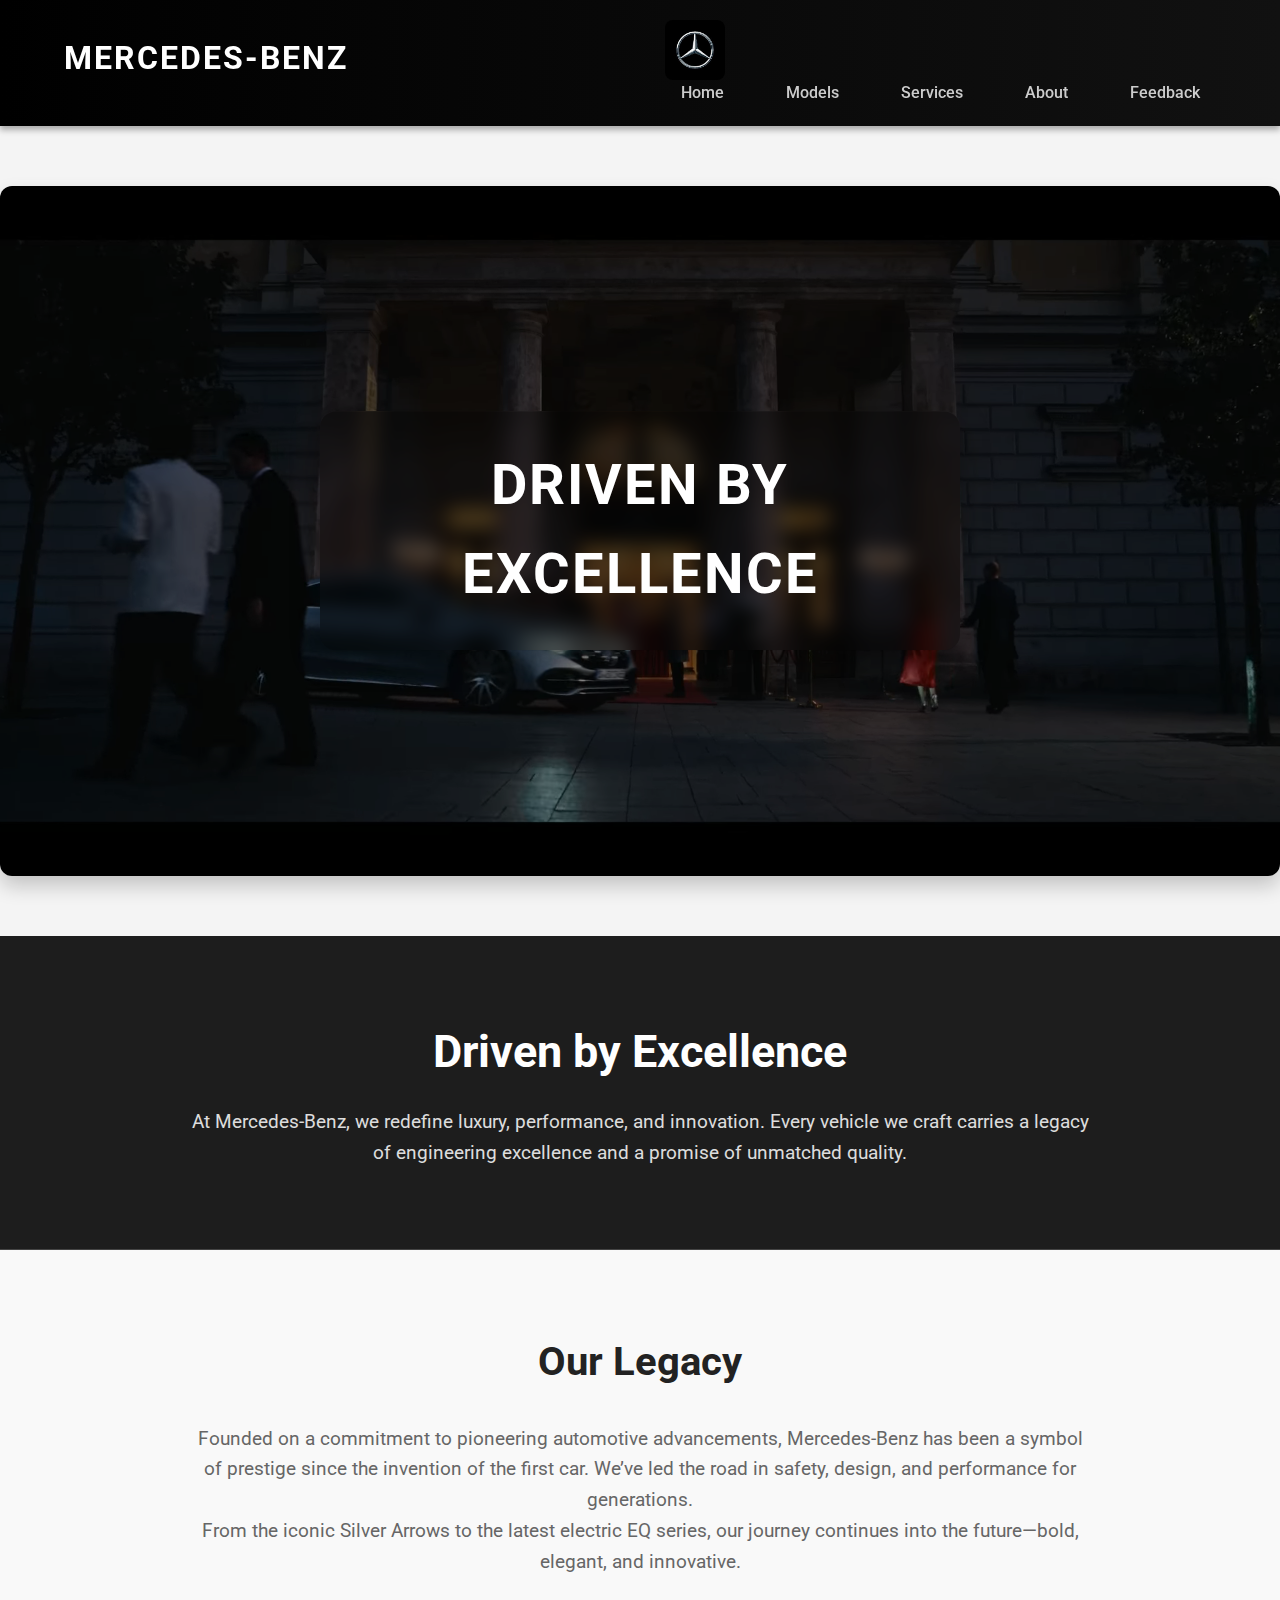
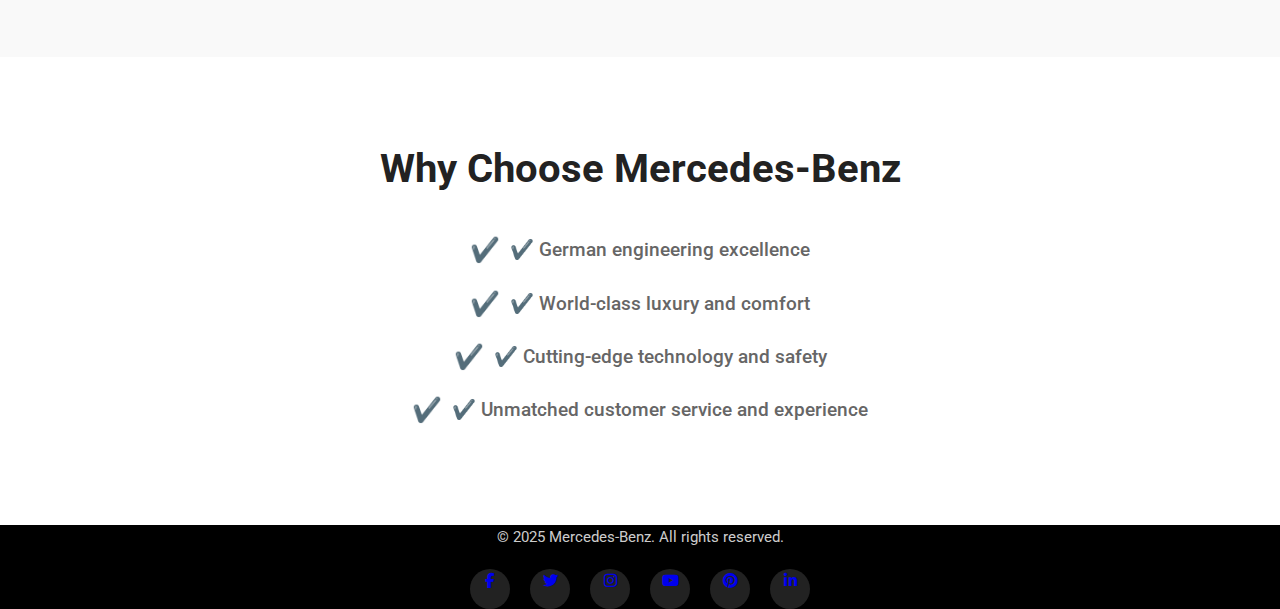
<file: about.html>
<!DOCTYPE html>
<html lang="en">
<head>
  <meta charset="UTF-8" />
  <meta name="viewport" content="width=device-width, initial-scale=1.0"/>
  <title>About Us - Mercedes-Benz</title>
  <link rel="stylesheet" href="style.css">
  <link rel="preconnect" href="https://fonts.googleapis.com">
  <link rel="preconnect" href="https://fonts.gstatic.com" crossorigin>
  <link href="https://fonts.googleapis.com/css2?family=Roboto:wght@400;700&family=Playfair+Display:wght@500;700&display=swap" rel="stylesheet">
  <script src="https://cdn.jsdelivr.net/npm/@splidejs/splide@4.1.4/dist/js/splide.min.js"></script>
  <link rel="stylesheet" href="https://cdn.jsdelivr.net/npm/@splidejs/splide@4.1.4/dist/css/splide.min.css">
  <link rel="stylesheet" href="https://cdnjs.cloudflare.com/ajax/libs/font-awesome/6.5.0/css/all.min.css">
</head>

</head>
<body>
    <header class="header">
      <div class="container">
        <h1 class="logo">Mercedes-Benz</h1>
        <nav>
          <img src="lo.jpeg" alt="Mercedes-Benz Logo" class="logo" />
          <ul class="nav-list">
              <li><a href="index.html">Home</a></li>
              <li><a href="models.html">Models</a></li>
              <li><a href="services.html">Services</a></li>
              <li><a href="about.html">About</a></li>
              <li><a href="feedback.html">Feedback</a></li>
          </ul>
        </nav>
  
  </header>
<!-- About Video Section -->
<section class="about-video">
    <div class="video-overlay-text">
      <h2>Driven by Excellence</h2>
    </div>
    <video autoplay muted loop playsinline>
      <source src="DEFINING CLASS since 1886__.webm" type="video/mp4">
      Your browser does not support the video tag.
    </video>
  </section>
  
  

  <!-- Intro Section -->
  <section class="about-intro">
    <div class="container">
      <h2>Driven by Excellence</h2>
      <p>At Mercedes-Benz, we redefine luxury, performance, and innovation. Every vehicle we craft carries a legacy of engineering excellence and a promise of unmatched quality.</p>
    </div>
  </section>

  <!-- Brand Story -->
  <section class="brand-story">
    <div class="container">
      <h3>Our Legacy</h3>
      <p>Founded on a commitment to pioneering automotive advancements, Mercedes-Benz has been a symbol of prestige since the invention of the first car. We’ve led the road in safety, design, and performance for generations.</p>
      <p>From the iconic Silver Arrows to the latest electric EQ series, our journey continues into the future—bold, elegant, and innovative.</p>
    </div>
  </section>

  <!-- Why Choose Us -->
  <section class="why-choose-us">
    <div class="container">
      <h3>Why Choose Mercedes-Benz</h3>
      <ul>
        <li>✔️ German engineering excellence</li>
        <li>✔️ World-class luxury and comfort</li>
        <li>✔️ Cutting-edge technology and safety</li>
        <li>✔️ Unmatched customer service and experience</li>
      </ul>
    </div>
  </section>

  <!-- Footer -->
  <footer style="padding: 0%;">
    <div class="container">
        <p>&copy; 2025 Mercedes-Benz. All rights reserved.</p>
        <div class="social-icons">
          <a href="https://www.facebook.com/MercedesBenz" target="_blank"><i class="fab fa-facebook-f"></i></a>
          <a href="https://twitter.com/mercedesbenz" target="_blank"><i class="fab fa-twitter"></i></a>
          <a href="https://www.instagram.com/mercedesbenz/" target="_blank"><i class="fab fa-instagram"></i></a>
          <a href="https://www.youtube.com/user/MercedesBenzTV" target="_blank"><i class="fab fa-youtube"></i></a>
          <a href="https://www.pinterest.com/warnerbrosent/" target="_blank"><i class="fab fa-pinterest"></i></a>
          <a href="https://www.linkedin.com/company/mercedes-benz_ag/" target="_blank"><i class="fab fa-linkedin-in"></i></a>
        </div>
      </div>
    </div>
  </footer>
</body>
</html>
</file>
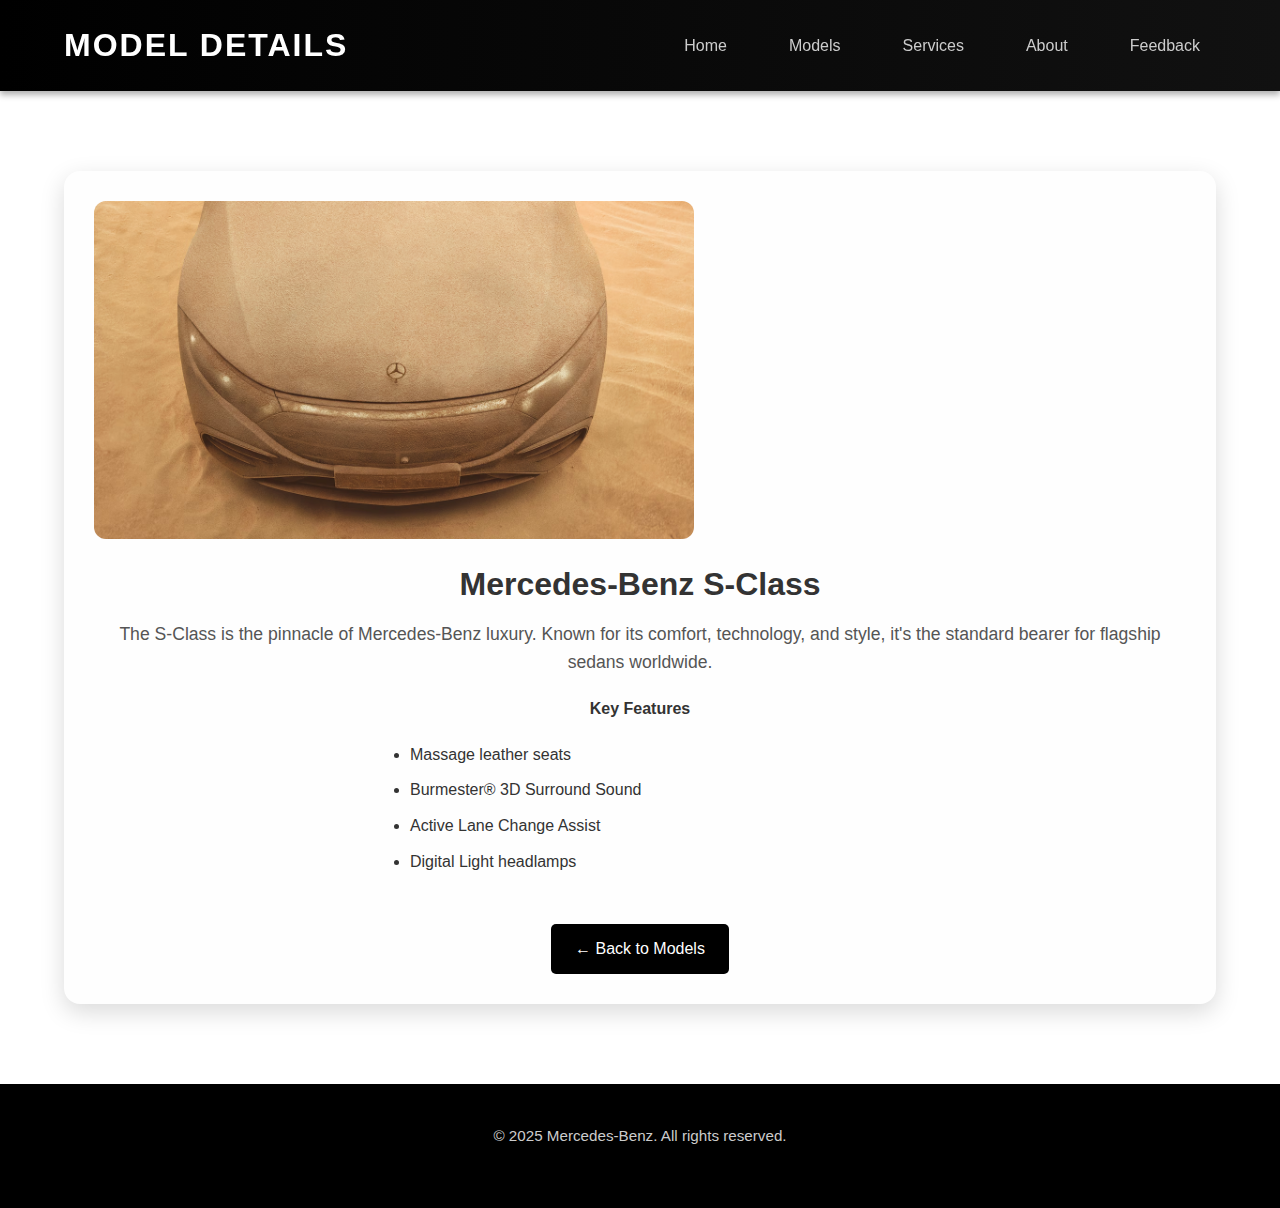
<file: discovermore.html>
<!DOCTYPE html>
<html lang="en">
<head>
  <meta charset="UTF-8" />
  <meta name="viewport" content="width=device-width, initial-scale=1.0"/>
  <title>Mercedes-Benz Model Details</title>
  <link rel="stylesheet" href="style.css"/>
</head>
<body>
  <!-- Header -->
  <header class="header">
    <div class="container">
      <h1>Model Details</h1>
      <nav>
        <ul class="nav-list">
            <li><a href="home.html">Home</a></li>
            <li><a href="models.html">Models</a></li>
            <li><a href="services.html">Services</a></li>
            <li><a href="about.html">About</a></li>
            <li><a href="feedback.html">Feedback</a></li>
        </ul>
      </nav>
    </div>
  </header>

  <!-- Model Detail Section -->
  <section class="model-detail-section">
    <div class="container">
      <div class="model-detail-card">
        <img src="X.avif" alt="Mercedes-Benz S-Class" />
        <h2>Mercedes-Benz S-Class</h2>
        <p>The S-Class is the pinnacle of Mercedes-Benz luxury. Known for its comfort, technology, and style, it's the standard bearer for flagship sedans worldwide.</p>
        <h4>Key Features</h4>
        <ul>
          <li>Massage leather seats</li>
          <li>Burmester® 3D Surround Sound</li>
          <li>Active Lane Change Assist</li>
          <li>Digital Light headlamps</li>
        </ul>
        <a href="models.html" class="btn">← Back to Models</a>
      </div>
    </div>
  </section>

  <!-- Footer -->
  <footer>
    <div class="container">
      <p>&copy; 2025 Mercedes-Benz. All rights reserved.</p>
    </div>
  </footer>
</body>
</html>
</file>
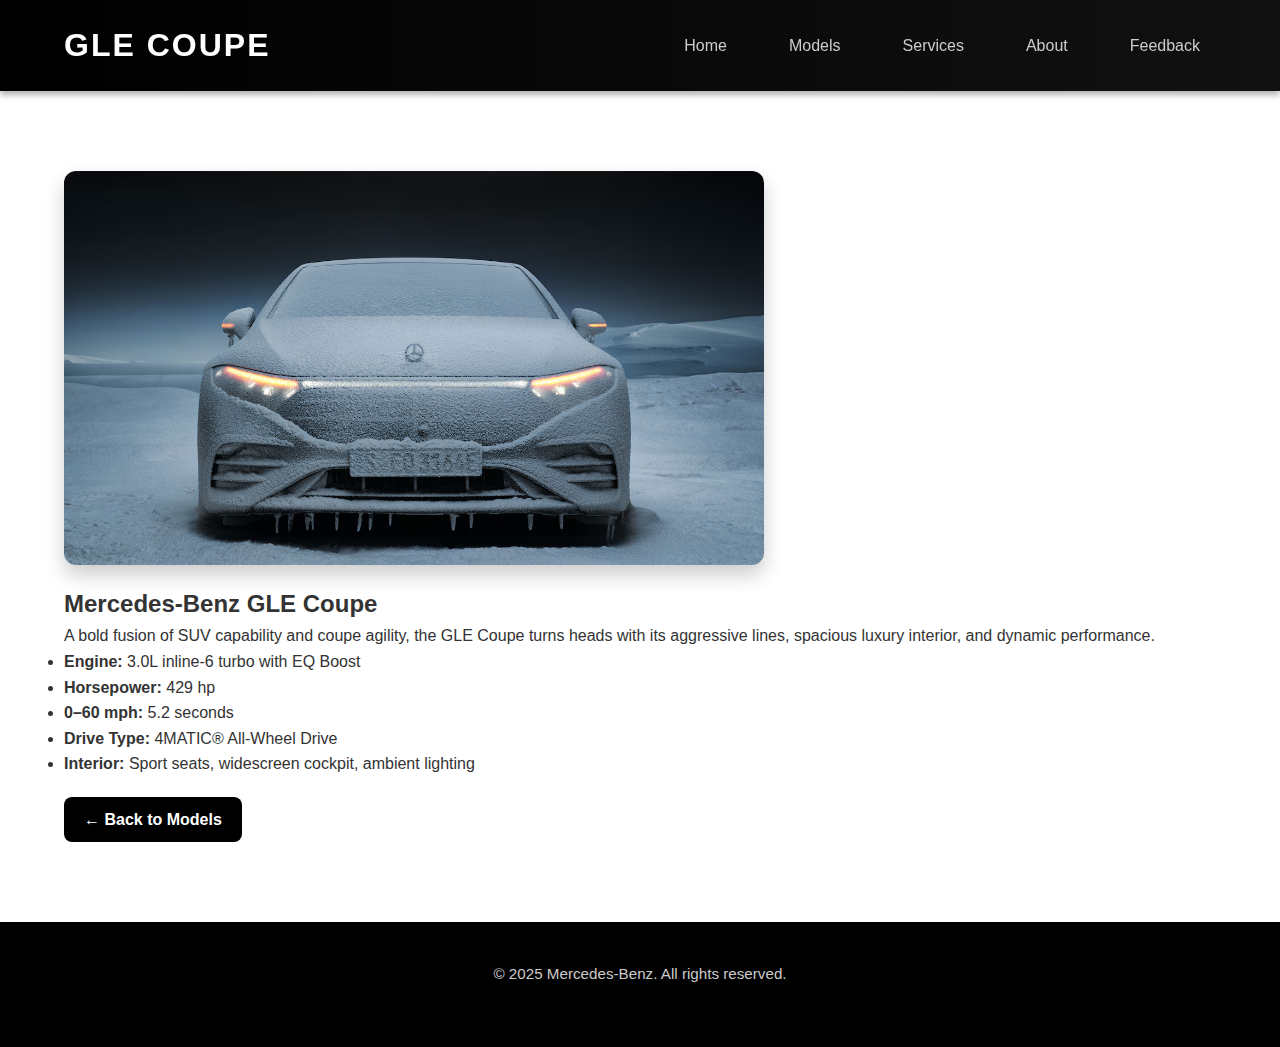
<file: discovermore1.html>
<!DOCTYPE html>
<html lang="en">
<head>
  <meta charset="UTF-8" />
  <meta name="viewport" content="width=device-width, initial-scale=1.0"/>
  <title>GLE Coupe - Mercedes-Benz</title>
  <link rel="stylesheet" href="style.css"/>
  <style>
    .back-button {
      display: inline-block;
      margin-top: 20px;
      padding: 10px 20px;
      background-color: #000;
      color: #fff;
      text-decoration: none;
      border-radius: 8px;
      transition: background-color 0.3s ease;
      font-weight: bold;
    }

    .back-button:hover {
      background-color: #444;
    }
  </style>
</head>
<body>
  <!-- Header -->
  <header class="header">
    <div class="container">
      <h1>GLE Coupe</h1>
      <nav>
        <ul class="nav-list">
          <li><a href="home.html">Home</a></li>
          <li><a href="models.html">Models</a></li>
          <li><a href="services.html">Services</a></li>
          <li><a href="about.html">About</a></li>
          <li><a href="feedback.html">Feedback</a></li>
        </ul>
      </nav>
    </div>
  </header>

  <!-- Model Detail Section -->
  <section class="model-detail-section">
    <div class="container">
      <div class="model-info">
        <img src="J.avif" alt="GLE Coupe" style="border-radius: 12px; box-shadow: 0 10px 20px rgba(0,0,0,0.2); margin-bottom: 20px; width: 100%; max-width: 700px;"/>
        <h2>Mercedes-Benz GLE Coupe</h2>
        <p>
          A bold fusion of SUV capability and coupe agility, the GLE Coupe turns heads with its aggressive lines, spacious luxury interior, and dynamic performance.
        </p>
        <ul>
          <li><strong>Engine:</strong> 3.0L inline-6 turbo with EQ Boost</li>
          <li><strong>Horsepower:</strong> 429 hp</li>
          <li><strong>0–60 mph:</strong> 5.2 seconds</li>
          <li><strong>Drive Type:</strong> 4MATIC® All-Wheel Drive</li>
          <li><strong>Interior:</strong> Sport seats, widescreen cockpit, ambient lighting</li>
        </ul>
        <a href="models.html" class="back-button">← Back to Models</a>
      </div>
    </div>
  </section>

  <!-- Footer -->
  <footer>
    <div class="container">
      <p>&copy; 2025 Mercedes-Benz. All rights reserved.</p>
    </div>
  </footer>
</body>
</html>
</file>
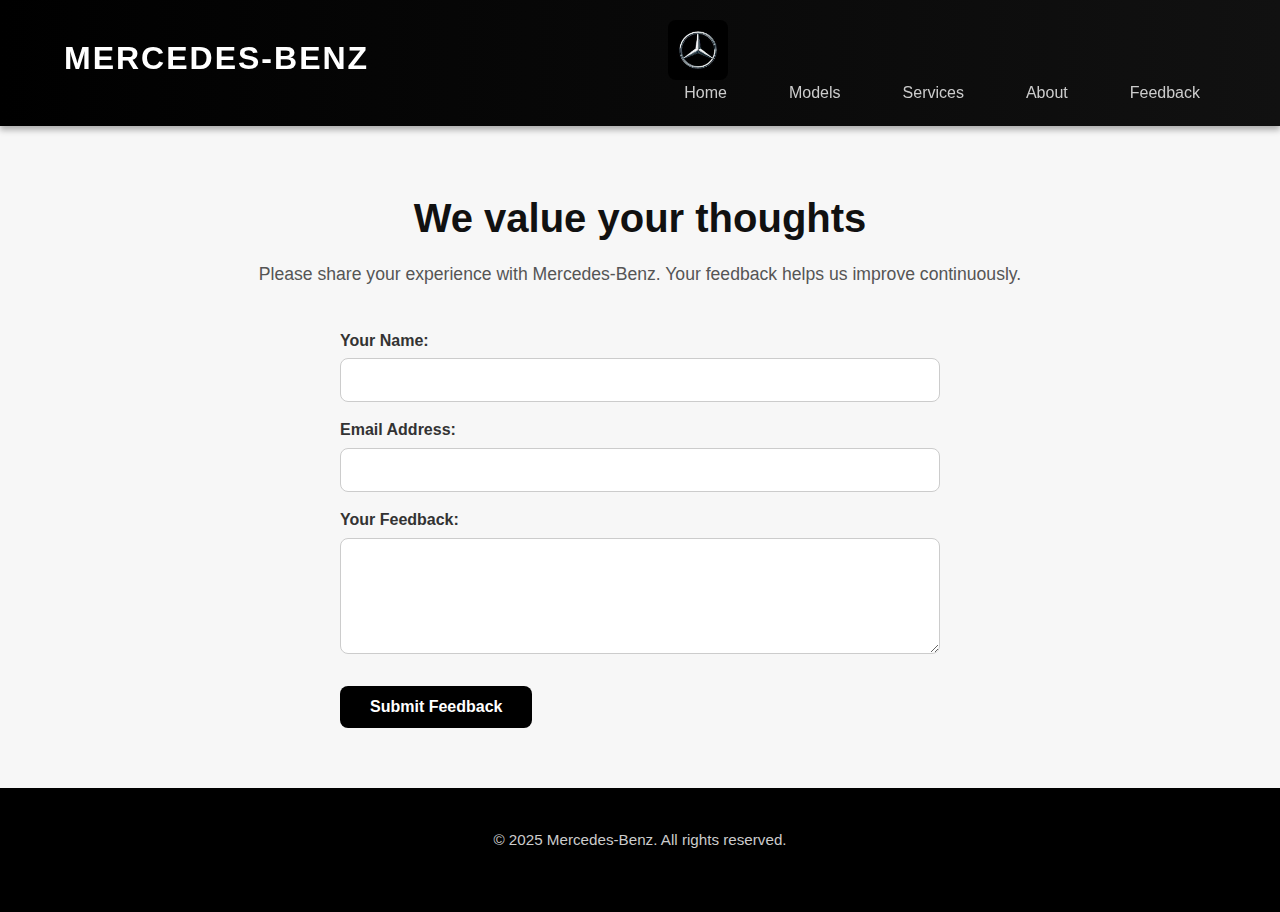
<file: feedback.html>
<!DOCTYPE html>
<html lang="en">
<head>
  <meta charset="UTF-8" />
  <meta name="viewport" content="width=device-width, initial-scale=1.0"/>
  <title>Feedback - Mercedes-Benz</title>
  <link rel="stylesheet" href="style.css"/>
</head>
<body>

    <body>
        <header class="header">
          <div class="container">
            <h1 class="logo">Mercedes-Benz</h1>
            <nav>
              <img src="lo.jpeg" alt="Mercedes-Benz Logo" class="logo" />
              <ul class="nav-list">
                  <li><a href="home.html">Home</a></li>
                  <li><a href="models.html">Models</a></li>
                  <li><a href="services.html">Services</a></li>
                  <li><a href="about.html">About</a></li>
                  <li><a href="feedback.html">Feedback</a></li>
              </ul>
            </nav>
    </div>
  </header>

  <!-- Feedback Form -->
  <section class="feedback-section">
    <div class="container">
      <h2>We value your thoughts</h2>
      <p>Please share your experience with Mercedes-Benz. Your feedback helps us improve continuously.</p>
      <form class="feedback-form" action="Submit.html" method="POST">
        <label for="name">Your Name:</label>
        <input type="text" id="name" name="name" required />

        <label for="email">Email Address:</label>
        <input type="email" id="email" name="email" required />

        <label for="feedback">Your Feedback:</label>
        <textarea id="feedback" name="feedback" rows="5" required></textarea>

        <button type="submit" class="button">Submit Feedback</button>
      </form>
    </div>
  </section>

  <!-- Footer -->
  <footer>
    <div class="container">
      <p>&copy; 2025 Mercedes-Benz. All rights reserved.</p>
    </div>
  </footer>

</body>
</html>
</file>
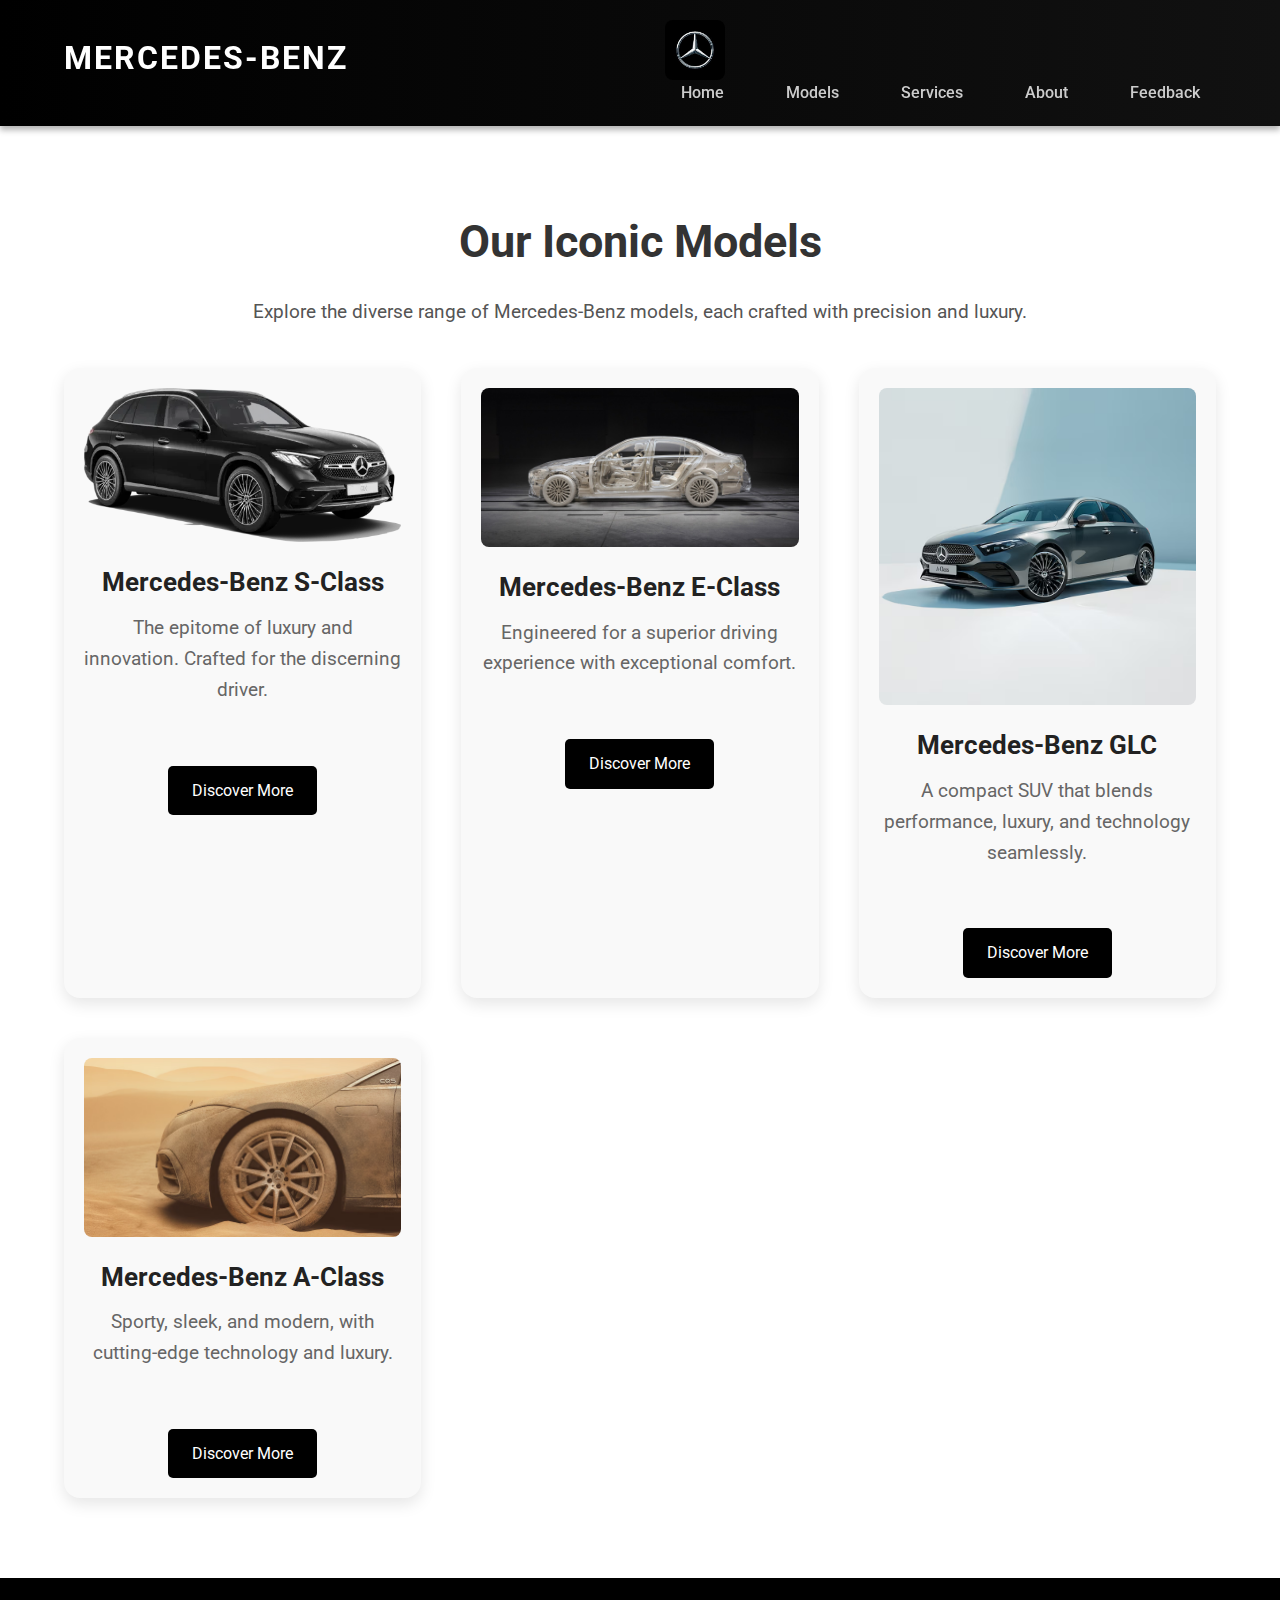
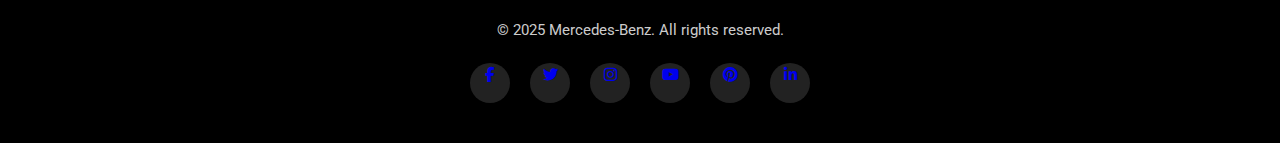
<file: models.html>
<!DOCTYPE html>
<html lang="en">
<head>
  <meta charset="UTF-8" />
  <meta name="viewport" content="width=device-width, initial-scale=1.0"/>
  <title>Mercedes-Benz Models</title>
  <link rel="stylesheet" href="style.css">
  <link rel="preconnect" href="https://fonts.googleapis.com">
  <link rel="preconnect" href="https://fonts.gstatic.com" crossorigin>
  <link href="https://fonts.googleapis.com/css2?family=Roboto:wght@400;700&family=Playfair+Display:wght@500;700&display=swap" rel="stylesheet">
  <script src="https://cdn.jsdelivr.net/npm/@splidejs/splide@4.1.4/dist/js/splide.min.js"></script>
  <link rel="stylesheet" href="https://cdn.jsdelivr.net/npm/@splidejs/splide@4.1.4/dist/css/splide.min.css">
  <link rel="stylesheet" href="https://cdnjs.cloudflare.com/ajax/libs/font-awesome/6.5.0/css/all.min.css">
</head>
</head>
<body>
    <body>
        <header class="header">
          <div class="container">
            <h1 class="logo">Mercedes-Benz</h1>
            <nav>
              <img src="lo.jpeg" alt="Mercedes-Benz Logo" class="logo" />
              <ul class="nav-list">
                  <li><a href="home.html">Home</a></li>
                  <li><a href="models.html">Models</a></li>
                  <li><a href="services.html">Services</a></li>
                  <li><a href="about.html">About</a></li>
                  <li><a href="feedback.html">Feedback</a></li>
              </ul>
            </nav>
      </nav>
    </div>
  </header>

  <!-- Models Section -->
  <section id="models" class="models-section">
    <div class="container">
      <h2>Our Iconic Models</h2>
      <p>Explore the diverse range of Mercedes-Benz models, each crafted with precision and luxury.</p>
      
      <div class="models-grid">
        <!-- Model 1 -->
        <div class="model-card">
          <img src="iris.webp" alt="Model 1" />
          <h3>Mercedes-Benz S-Class</h3>
          <p>The epitome of luxury and innovation. Crafted for the discerning driver.</p>
          <a href="discovermore.html" class="btn">Discover More</a>
        </div>

        <!-- Model 2 -->
        <div class="model-card">
          <img src="LP.jpg" alt="Model 2" />
          <h3>Mercedes-Benz E-Class</h3>
          <p>Engineered for a superior driving experience with exceptional comfort.</p>
          <a href="discovermore1.html" class="btn">Discover More</a>
        </div>

        <!-- Model 3 -->
        <div class="model-card">
          <img src="SO.avif" alt="Model 3" />
          <h3>Mercedes-Benz GLC</h3>
          <p>A compact SUV that blends performance, luxury, and technology seamlessly.</p>
          <a href="discovermore.html" class="btn">Discover More</a>
        </div>

        <!-- Model 4 -->
        <div class="model-card">
          <img src="M.avif" alt="Model 4" />
          <h3>Mercedes-Benz A-Class</h3>
          <p>Sporty, sleek, and modern, with cutting-edge technology and luxury.</p>
          <a href="discovermore1.html" class="btn">Discover More</a>
        </div>
      </div>
    </div>
  </section>

  <!-- Footer -->
  <footer>
    <div class="container">
      <p>&copy; 2025 Mercedes-Benz. All rights reserved.</p>
      <div class="social-icons">
        <a href="https://www.facebook.com/MercedesBenz" target="_blank"><i class="fab fa-facebook-f"></i></a>
        <a href="https://twitter.com/mercedesbenz" target="_blank"><i class="fab fa-twitter"></i></a>
        <a href="https://www.instagram.com/mercedesbenz/" target="_blank"><i class="fab fa-instagram"></i></a>
        <a href="https://www.youtube.com/user/MercedesBenzTV" target="_blank"><i class="fab fa-youtube"></i></a>
        <a href="https://www.pinterest.com/warnerbrosent/" target="_blank"><i class="fab fa-pinterest"></i></a>
        <a href="https://www.linkedin.com/company/mercedes-benz_ag/" target="_blank"><i class="fab fa-linkedin-in"></i></a>
      </div>
    </div>
  </footer>

</body>
</html>
</file>
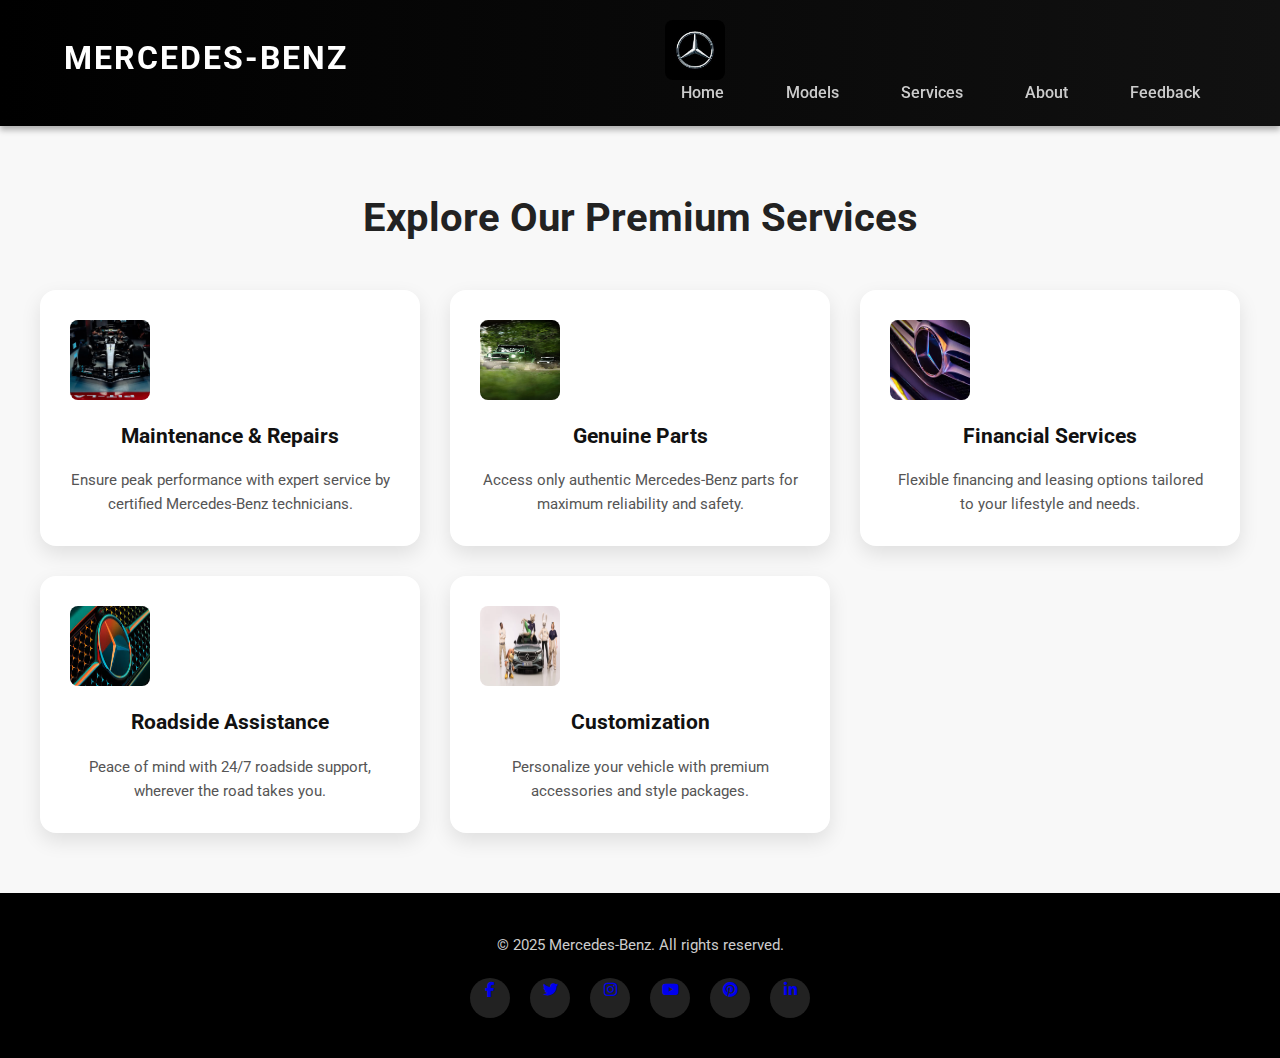
<file: services.html>
<!DOCTYPE html>
<html lang="en">
<head>
  <meta charset="UTF-8" />
  <meta name="viewport" content="width=device-width, initial-scale=1.0"/>
  <title>Our Services - Mercedes-Benz</title>
  <link rel="stylesheet" href="style.css">
  <link rel="preconnect" href="https://fonts.googleapis.com">
  <link rel="preconnect" href="https://fonts.gstatic.com" crossorigin>
  <link href="https://fonts.googleapis.com/css2?family=Roboto:wght@400;700&family=Playfair+Display:wght@500;700&display=swap" rel="stylesheet">
  <script src="https://cdn.jsdelivr.net/npm/@splidejs/splide@4.1.4/dist/js/splide.min.js"></script>
  <link rel="stylesheet" href="https://cdn.jsdelivr.net/npm/@splidejs/splide@4.1.4/dist/css/splide.min.css">
  <link rel="stylesheet" href="https://cdnjs.cloudflare.com/ajax/libs/font-awesome/6.5.0/css/all.min.css">
</head>
  <style>
    .services-section {
      padding: 60px 20px;
      background-color: #f8f8f8;
    }

    .services-section h2 {
      text-align: center;
      margin-bottom: 40px;
      font-size: 2.5rem;
      color: #222;
    }

    .services-grid {
      display: grid;
      grid-template-columns: repeat(auto-fit, minmax(280px, 1fr));
      gap: 30px;
      max-width: 1200px;
      margin: auto;
    }

    .service-card {
      background: white;
      border-radius: 16px;
      box-shadow: 0 8px 20px rgba(0, 0, 0, 0.1);
      padding: 30px;
      text-align: center;
      transition: transform 0.3s ease;
    }

    .service-card:hover {
      transform: translateY(-10px);
    }

    .service-card img {
      width: 80px;
      height: 80px;
      margin-bottom: 20px;
    }

    .service-card h3 {
      margin-bottom: 15px;
      font-size: 1.3rem;
      color: #111;
    }

    .service-card p {
      font-size: 0.95rem;
      color: #555;
    }
  </style>
</head>
<body>
 
    <header class="header">
      <div class="container">
        <h1 class="logo">Mercedes-Benz</h1>
        <nav>
          <img src="lo.jpeg" alt="Mercedes-Benz Logo" class="logo" />
          <ul class="nav-list">
              <li><a href="home.html">Home</a></li>
              <li><a href="models.html">Models</a></li>
              <li><a href="services.html">Services</a></li>
              <li><a href="about.html">About</a></li>
              <li><a href="feedback.html">Feedback</a></li>
          </ul>
        </nav>
    </div>
  </header>

  <!-- Services Section -->
  <section class="services-section">
    <h2>Explore Our Premium Services</h2>
    <div class="services-grid">
      <div class="service-card">
        <img src="OW_HP_Social_2_11172023.webp" alt="Maintenance"/>
        <h3>Maintenance & Repairs</h3>
        <p>Ensure peak performance with expert service by certified Mercedes-Benz technicians.</p>
      </div>
      <div class="service-card">
        <img src="ICE-SPOTLIGHT-001-XL.webp" alt="Parts"/>
        <h3>Genuine Parts</h3>
        <p>Access only authentic Mercedes-Benz parts for maximum reliability and safety.</p>
      </div>
      <div class="service-card">
        <img src="ICE-SPOTLIGHT-003-XL.webp" alt="Finance"/>
        <h3>Financial Services</h3>
        <p>Flexible financing and leasing options tailored to your lifestyle and needs.</p>
      </div>
      <div class="service-card">
        <img src="d.jpeg" alt="Assistance"/>
        <h3>Roadside Assistance</h3>
        <p>Peace of mind with 24/7 roadside support, wherever the road takes you.</p>
      </div>
      <div class="service-card">
        <img src="s.avif" alt="Customization"/>
        <h3>Customization</h3>
        <p>Personalize your vehicle with premium accessories and style packages.</p>
      </div>
    </div>
  </section>

  <!-- Footer -->
  <footer>
    <div class="container">
      <p>&copy; 2025 Mercedes-Benz. All rights reserved.</p>
     
      <div class="social-icons">
        <a href="https://www.facebook.com/MercedesBenz" target="_blank"><i class="fab fa-facebook-f"></i></a>
        <a href="https://twitter.com/mercedesbenz" target="_blank"><i class="fab fa-twitter"></i></a>
        <a href="https://www.instagram.com/mercedesbenz/" target="_blank"><i class="fab fa-instagram"></i></a>
        <a href="https://www.youtube.com/user/MercedesBenzTV" target="_blank"><i class="fab fa-youtube"></i></a>
        <a href="https://www.pinterest.com/warnerbrosent/" target="_blank"><i class="fab fa-pinterest"></i></a>
        <a href="https://www.linkedin.com/company/mercedes-benz_ag/" target="_blank"><i class="fab fa-linkedin-in"></i></a>
      </div>
  
    </div>
  </footer>
</body>
</html>
</file>
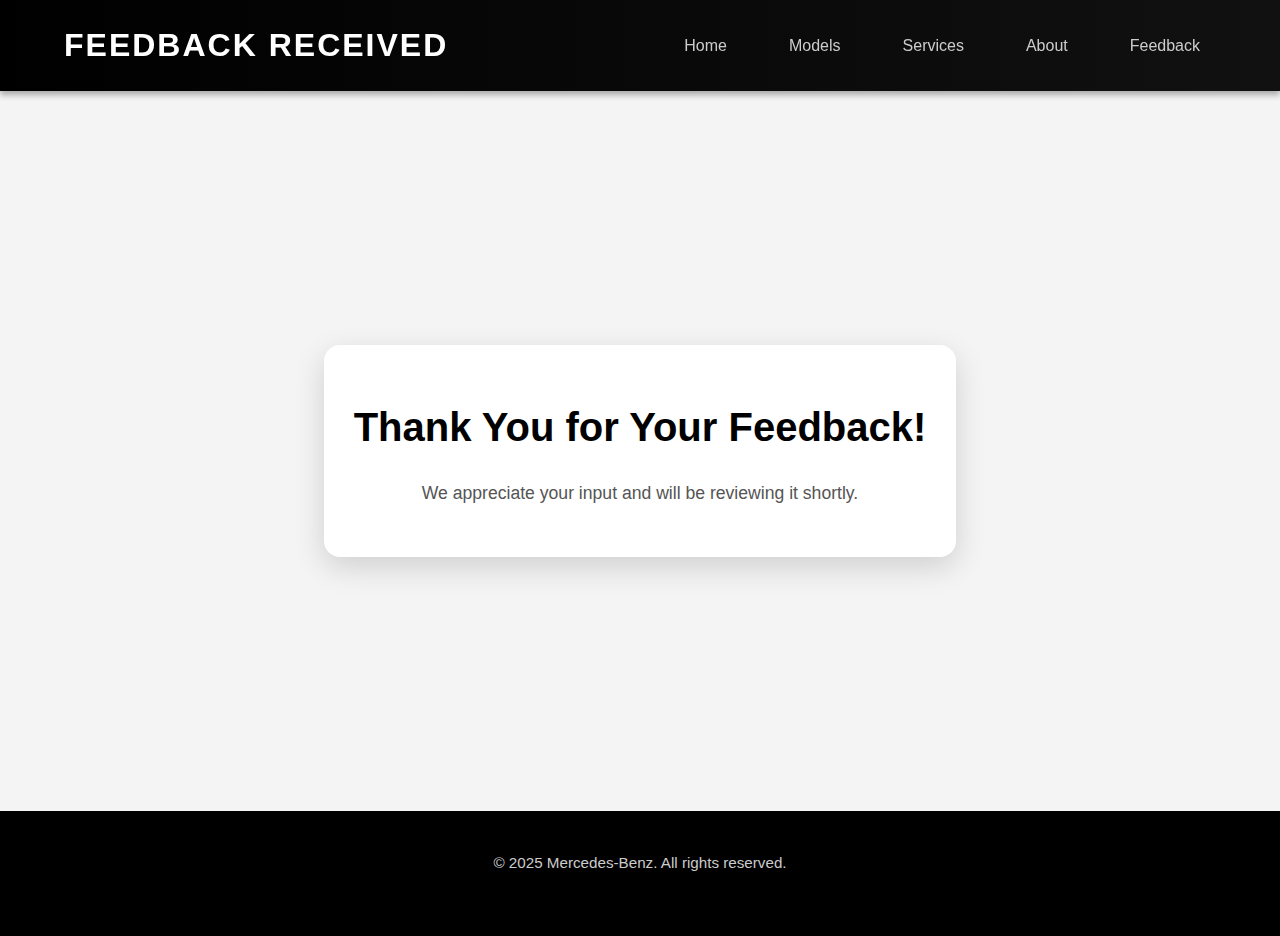
<file: Submit.html>
<!DOCTYPE html>
<html lang="en">
<head>
  <meta charset="UTF-8" />
  <meta name="viewport" content="width=device-width, initial-scale=1.0"/>
  <title>Thank You - Mercedes-Benz</title>
  <link rel="stylesheet" href="style.css"/>
  <style>
    .thank-you-section {
      display: flex;
      justify-content: center;
      align-items: center;
      height: 80vh;
      background: #f4f4f4;
      text-align: center;
    }

    .thank-you-box {
      background: white;
      padding: 50px 30px;
      border-radius: 16px;
      box-shadow: 0 10px 30px rgba(0, 0, 0, 0.15);
    }

    .thank-you-box h1 {
      font-size: 2.5rem;
      color: #000;
      margin-bottom: 20px;
    }

    .thank-you-box p {
      font-size: 1.1rem;
      color: #555;
    }
  </style>
</head>
<body>

  <!-- Header -->
  <header class="header">
    <div class="container">
      <h1>Feedback Received</h1>
      <nav>
        <ul class="nav-list">
          <li><a href="home.html">Home</a></li>
          <li><a href="models.html">Models</a></li>
          <li><a href="services.html">Services</a></li>
          <li><a href="about.html">About</a></li>
          <li><a href="feedback.html">Feedback</a></li>
        </ul>
      </nav>
    </div>
  </header>

  <!-- Thank You Section -->
  <section class="thank-you-section">
    <div class="thank-you-box">
      <h1>Thank You for Your Feedback!</h1>
      <p>We appreciate your input and will be reviewing it shortly.</p>
    </div>
  </section>

  <!-- Footer -->
  <footer>
    <div class="container">
      <p>&copy; 2025 Mercedes-Benz. All rights reserved.</p>
    </div>
  </footer>

</body>
</html>
</file>
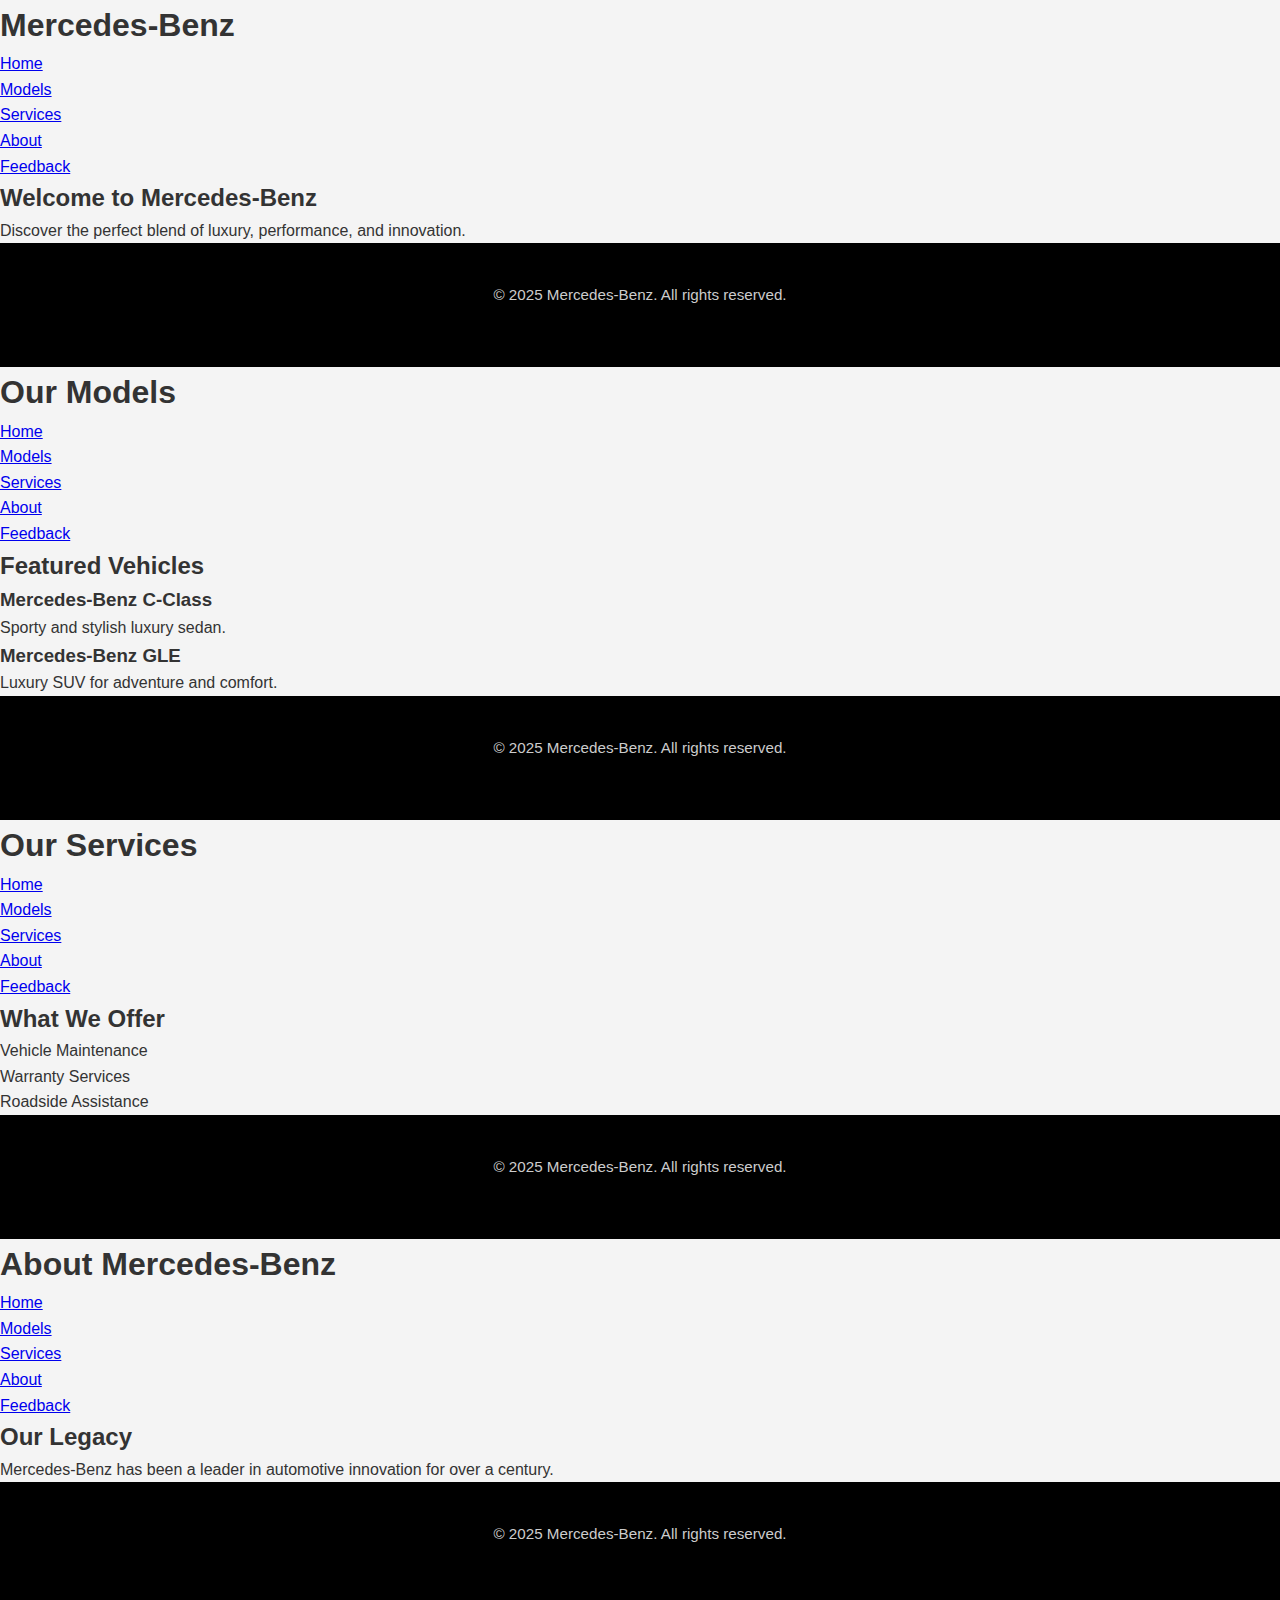
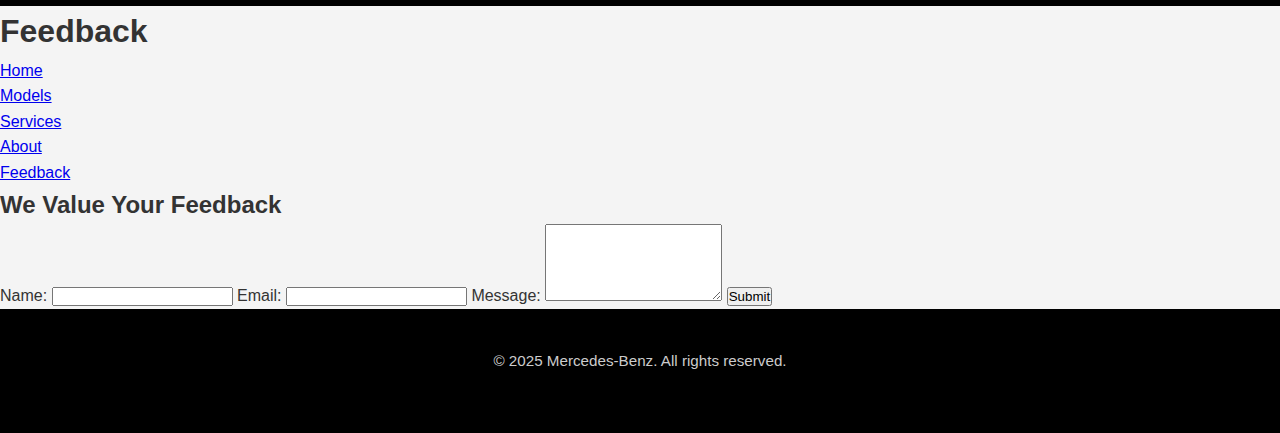
<file: Untitled-1.html>
<!-- index.html -->
<!DOCTYPE html>
<html lang="en">
<head>
  <meta charset="UTF-8">
  <meta name="viewport" content="width=device-width, initial-scale=1.0">
  <title>Mercedes-Benz | Home</title>
  <link rel="stylesheet" href="style.css">
</head>
<body>
  <header>
    <h1>Mercedes-Benz</h1>
    <nav>
      <ul>
        <li><a href="index.html">Home</a></li>
        <li><a href="models.html">Models</a></li>
        <li><a href="services.html">Services</a></li>
        <li><a href="about.html">About</a></li>
        <li><a href="feedback.html">Feedback</a></li>
      </ul>
    </nav>
  </header>
  <main>
    <section class="hero">
      <h2>Welcome to Mercedes-Benz</h2>
      <p>Discover the perfect blend of luxury, performance, and innovation.</p>
    </section>
  </main>
  <footer>
    <p>&copy; 2025 Mercedes-Benz. All rights reserved.</p>
  </footer>
</body>
</html>

<!-- models.html -->
<!DOCTYPE html>
<html lang="en">
<head>
  <meta charset="UTF-8">
  <meta name="viewport" content="width=device-width, initial-scale=1.0">
  <title>Mercedes-Benz | Models</title>
  <link rel="stylesheet" href="style.css">
</head>
<body>
  <header>
    <h1>Our Models</h1>
    <nav>
      <ul>
        <li><a href="index.html">Home</a></li>
        <li><a href="models.html">Models</a></li>
        <li><a href="services.html">Services</a></li>
        <li><a href="about.html">About</a></li>
        <li><a href="feedback.html">Feedback</a></li>
      </ul>
    </nav>
  </header>
  <main>
    <section>
      <h2>Featured Vehicles</h2>
      <div class="car">
        <h3>Mercedes-Benz C-Class</h3>
        <p>Sporty and stylish luxury sedan.</p>
      </div>
      <div class="car">
        <h3>Mercedes-Benz GLE</h3>
        <p>Luxury SUV for adventure and comfort.</p>
      </div>
    </section>
  </main>
  <footer>
    <p>&copy; 2025 Mercedes-Benz. All rights reserved.</p>
  </footer>
</body>
</html>

<!-- services.html -->
<!DOCTYPE html>
<html lang="en">
<head>
  <meta charset="UTF-8">
  <meta name="viewport" content="width=device-width, initial-scale=1.0">
  <title>Mercedes-Benz | Services</title>
  <link rel="stylesheet" href="style.css">
</head>
<body>
  <header>
    <h1>Our Services</h1>
    <nav>
      <ul>
        <li><a href="index.html">Home</a></li>
        <li><a href="models.html">Models</a></li>
        <li><a href="services.html">Services</a></li>
        <li><a href="about.html">About</a></li>
        <li><a href="feedback.html">Feedback</a></li>
      </ul>
    </nav>
  </header>
  <main>
    <section>
      <h2>What We Offer</h2>
      <ul>
        <li>Vehicle Maintenance</li>
        <li>Warranty Services</li>
        <li>Roadside Assistance</li>
      </ul>
    </section>
  </main>
  <footer>
    <p>&copy; 2025 Mercedes-Benz. All rights reserved.</p>
  </footer>
</body>
</html>

<!-- about.html -->
<!DOCTYPE html>
<html lang="en">
<head>
  <meta charset="UTF-8">
  <meta name="viewport" content="width=device-width, initial-scale=1.0">
  <title>Mercedes-Benz | About Us</title>
  <link rel="stylesheet" href="style.css">
</head>
<body>
  <header>
    <h1>About Mercedes-Benz</h1>
    <nav>
      <ul>
        <li><a href="index.html">Home</a></li>
        <li><a href="models.html">Models</a></li>
        <li><a href="services.html">Services</a></li>
        <li><a href="about.html">About</a></li>
        <li><a href="feedback.html">Feedback</a></li>
      </ul>
    </nav>
  </header>
  <main>
    <section>
      <h2>Our Legacy</h2>
      <p>Mercedes-Benz has been a leader in automotive innovation for over a century.</p>
    </section>
  </main>
  <footer>
    <p>&copy; 2025 Mercedes-Benz. All rights reserved.</p>
  </footer>
</body>
</html>

<!-- feedback.html -->
<!DOCTYPE html>
<html lang="en">
<head>
  <meta charset="UTF-8">
  <meta name="viewport" content="width=device-width, initial-scale=1.0">
  <title>Mercedes-Benz | Feedback</title>
  <link rel="stylesheet" href="style.css">
</head>
<body>
  <header>
    <h1>Feedback</h1>
    <nav>
      <ul>
        <li><a href="index.html">Home</a></li>
        <li><a href="models.html">Models</a></li>
        <li><a href="services.html">Services</a></li>
        <li><a href="about.html">About</a></li>
        <li><a href="feedback.html">Feedback</a></li>
      </ul>
    </nav>
  </header>
  <main>
    <section>
      <h2>We Value Your Feedback</h2>
      <form action="#" method="post">
        <label for="name">Name:</label>
        <input type="text" id="name" name="name" required>

        <label for="email">Email:</label>
        <input type="email" id="email" name="email" required>

        <label for="message">Message:</label>
        <textarea id="message" name="message" rows="5" required></textarea>

        <button type="submit">Submit</button>
      </form>
    </section>
  </main>
  <footer>
    <p>&copy; 2025 Mercedes-Benz. All rights reserved.</p>
  </footer>
</body>
</html>
</file>
<file: style.css>
/* Reset & Base */
* {
    margin: 0;
    padding: 0;
    box-sizing: border-box;
  }
  
  html {
    scroll-behavior: smooth;
  }
  
  body {
    font-family: 'Roboto', sans-serif;
    background-color: #f4f4f4;
    color: #333;
    line-height: 1.6;
    font-size: 16px;
  }
  
  img {
    max-width: 100%;
    display: block;
    border-radius: 8px;
  }
  
  .container {
    width: 90%;
    max-width: 1200px;
    margin: auto;
  }
  
  /* Header */
  .header {
    background: linear-gradient(90deg, #000 0%, #111 100%);
    padding: 20px 0;
    position: sticky;
    top: 0;
    z-index: 999;
    box-shadow: 0 4px 6px rgba(0,0,0,0.3);
  }
  
  .header .container {
    display: flex;
    justify-content: space-between;
    align-items: center;
  }
  
  .header h1 {
    color: #fff;
    font-size: 32px;
    font-weight: bold;
    text-transform: uppercase;
    letter-spacing: 2px;
  }
  
  .nav-list {
    display: flex;
    gap: 30px;
  }
  
  .nav-list li {
    list-style: none;
  }
  
  .nav-list a {
    color: #ccc;
    text-decoration: none;
    font-weight: 500;
    transition: 0.3s;
    padding: 8px 16px;
    border-radius: 5px;
  }
  
  .nav-list a:hover {
    background-color: #fff;
    color: #000;
  }
  
  /* Hero Section */
  .hero-video {
    position: relative;
    height: 90vh;
    overflow: hidden;
  }
  
  .hero-video video {
    width: 100%;
    height: 100%;
    object-fit: cover;
  }
  
  .hero-overlay {
    position: absolute;
    top: 0;
    left: 0;
    height: 100%;
    width: 100%;
    background: rgba(0,0,0,0.55);
    display: flex;
    flex-direction: column;
    justify-content: center;
    align-items: center;
    text-align: center;
    color: #fff;
    padding: 20px;
  }
  
  .hero-overlay h2 {
    font-size: 3.5rem;
    margin-bottom: 20px;
    font-weight: 700;
  }
  
  .hero-overlay p {
    font-size: 1.3rem;
    max-width: 700px;
    opacity: 0.9;
  }
  
  /* Slider */
  .slider-section {
    padding: 70px 0;
    background-color: #fff;
  }
  
  .splide__slide img {
    border-radius: 16px;
    transition: transform 0.3s ease-in-out;
  }
  
  .splide__slide:hover img {
    transform: scale(1.03);
  }
  
  /* Legacy */
  .legacy {
    background: linear-gradient(135deg, #f0f0f0, #e6e6e6);
    padding: 80px 0;
    text-align: center;
  }
  
  .legacy h2 {
    font-size: 2.8rem;
    margin-bottom: 20px;
    color: #111;
  }
  
  .legacy p {
    max-width: 750px;
    margin: auto;
    font-size: 1.1rem;
    color: #555;
  }
  
  .full-width-img {
    margin-top: 40px;
    box-shadow: 0 6px 20px rgba(0,0,0,0.15);
    border-radius: 12px;
  }
  
  /* Highlights */
  .highlight {
    background-color: #fff;
    padding: 80px 0;
  }
  
  .highlight .container {
    text-align: center;
  }
  
  .columns {
    display: flex;
    flex-wrap: wrap;
    gap: 40px;
    justify-content: center;
    margin-top: 40px;
  }
  
  .column {
    flex: 1 1 300px;
    background-color: #f9f9f9;
    border-radius: 16px;
    padding: 25px;
    box-shadow: 0 6px 16px rgba(0,0,0,0.1);
    transition: transform 0.3s ease;
  }
  
  .column:hover {
    transform: translateY(-10px);
    box-shadow: 0 10px 25px rgba(0,0,0,0.2);
  }
  
  .column h3 {
    margin-top: 20px;
    font-size: 1.5rem;
    color: #222;
  }
  
  .column p {
    margin-top: 10px;
    color: #666;
  }
  
  /* Footer */
  footer {
    background-color: #000;
    color: #ccc;
    text-align: center;
    padding: 0%;
    font-size: 0.95rem;
    position: relative;
  }
  
  
  .social-icons {
    display: flex;
    justify-content: center;
    gap: 20px;
    flex-wrap: wrap;
    margin-top: 20px;
  }
  
  .social-icons a {
    display: inline-block;
    width: 40px;
    height: 40px;
    background-color: #222;
    border-radius: 50%;
    overflow: hidden;
    transition: background-color 0.3s ease;
  }
  
  .social-icons a:hover {
    background-color: #555;
  }
  
  .social-icons img {
    width: 100%;
    height: 100%;
    object-fit: cover;
    padding: 5px;
  }
  
  /* Responsive */
  @media (max-width: 768px) {
    .nav-list {
      flex-direction: column;
      align-items: center;
      gap: 15px;
    }
  
    .hero-overlay h2 {
      font-size: 2.5rem;
    }
  
    .columns {
      flex-direction: column;
    }
  }
  
  @media (max-width: 480px) {
    .header h1 {
      font-size: 24px;
    }
  
    .hero-overlay h2 {
      font-size: 2rem;
    }
  
    .hero-overlay p {
      font-size: 1rem;
    }
  }
  /* Reset & Base */
* {
    margin: 0;
    padding: 0;
    box-sizing: border-box;
  }
  
  html {
    scroll-behavior: smooth;
  }
  
  body {
    font-family: 'Roboto', sans-serif;
    background-color: #f4f4f4;
    color: #333;
    line-height: 1.6;
    font-size: 16px;
  }
  
  img {
    max-width: 100%;
    display: block;
    border-radius: 8px;
  }
  
  .container {
    width: 90%;
    max-width: 1200px;
    margin: auto;
  }
  
  /* Header */
  .header {
    background: linear-gradient(90deg, #000 0%, #111 100%);
    padding: 20px 0;
    position: sticky;
    top: 0;
    z-index: 999;
    box-shadow: 0 4px 6px rgba(0,0,0,0.3);
  }
  
  .header .container {
    display: flex;
    justify-content: space-between;
    align-items: center;
  }
  
  .header h1 {
    color: #fff;
    font-size: 32px;
    font-weight: bold;
    text-transform: uppercase;
    letter-spacing: 2px;
  }
  
  .nav-list {
    display: flex;
    gap: 30px;
  }
  
  .nav-list li {
    list-style: none;
  }
  
  .nav-list a {
    color: #ccc;
    text-decoration: none;
    font-weight: 500;
    transition: 0.3s;
    padding: 8px 16px;
    border-radius: 5px;
  }
  
  .nav-list a:hover {
    background-color: #fff;
    color: #000;
  }
  
  /* Models Section */
  .models-section {
    padding: 80px 0;
    background-color: #fff;
    text-align: center;
  }
  
  .models-section h2 {
    font-size: 2.8rem;
    margin-bottom: 20px;
  }
  
  .models-section p {
    font-size: 1.2rem;
    color: #555;
    margin-bottom: 40px;
  }
  
  /* Models Grid */
  .models-grid {
    display: grid;
    grid-template-columns: repeat(auto-fill, minmax(300px, 1fr));
    gap: 40px;
  }
  
  .model-card {
    background-color: #f9f9f9;
    border-radius: 16px;
    padding: 20px;
    box-shadow: 0 6px 16px rgba(0,0,0,0.1);
    text-align: center;
    transition: transform 0.3s ease, box-shadow 0.3s ease;
  }
  
  .model-card:hover {
    transform: translateY(-10px);
    box-shadow: 0 12px 32px rgba(0,0,0,0.2);
  }
  
  .model-card h3 {
    margin-top: 20px;
    font-size: 1.6rem;
    color: #222;
  }
  
  .model-card p {
    margin-top: 10px;
    color: #666;
  }
  
  .model-card .btn {
    display: inline-block;
    background-color: #000;
    color: #fff;
    padding: 12px 24px;
    text-decoration: none;
    border-radius: 5px;
    margin-top: 20px;
    transition: background-color 0.3s;
  }
  
  .model-card .btn:hover {
    background-color: #555;
  }
  
  /* Footer */
  footer {
    background-color: #000;
    color: #ccc;
    text-align: center;
    padding: 40px 0;
    font-size: 0.95rem;
    position: relative;
  }
  
  footer p {
    margin-bottom: 20px;
  }
  
  .social-icons {
    display: flex;
    justify-content: center;
    gap: 20px;
    flex-wrap: wrap;
    margin-top: 20px;
  }
  
  .social-icons a {
    display: inline-block;
    width: 40px;
    height: 40px;
    background-color: #222;
    border-radius: 50%;
    overflow: hidden;
    transition: background-color 0.3s ease;
  }
  
  .social-icons a:hover {
    background-color: #555;
  }
  
  .social-icons img {
    width: 100%;
    height: 100%;
    object-fit: cover;
    padding: 5px;
  }
  .model-detail-section {
    padding: 80px 0;
    background-color: #fff;
  }
  
  .model-detail-card {
    background-color: #fefefe;
    padding: 30px;
    border-radius: 16px;
    box-shadow: 0 8px 24px rgba(0,0,0,0.15);
    text-align: center;
  }
  
  .model-detail-card img {
    max-width: 600px;
    width: 100%;
    border-radius: 12px;
    margin-bottom: 20px;
  }
  
  .model-detail-card h2 {
    font-size: 2rem;
    margin-bottom: 10px;
  }
  
  .model-detail-card p {
    font-size: 1.1rem;
    color: #555;
    margin-bottom: 20px;
  }
  
  .model-detail-card ul {
    text-align: left;
    margin: 20px auto;
    max-width: 500px;
    padding-left: 20px;
  }
  
  .model-detail-card li {
    font-size: 1rem;
    line-height: 1.6;
    margin-bottom: 10px;
    color: #333;
  }
  
  .model-detail-card .btn {
    display: inline-block;
    background-color: #000;
    color: #fff;
    padding: 12px 24px;
    text-decoration: none;
    border-radius: 5px;
    margin-top: 30px;
    transition: background-color 0.3s;
  }
  
  .model-detail-card .btn:hover {
    background-color: #444;
  }
/* Reset & Base */
* {
  margin: 0;
  padding: 0;
  box-sizing: border-box;
}

html {
  scroll-behavior: smooth;
}

body {
  font-family: 'Roboto', sans-serif;
  background-color: #f4f4f4;
  color: #333;
  line-height: 1.6;
  font-size: 16px;
}

.container {
  width: 90%;
  max-width: 1200px;
  margin: auto;
}

/* Header */
.header {
  background: linear-gradient(90deg, #000 0%, #111 100%);
  padding: 20px 0;
  position: sticky;
  top: 0;
  z-index: 999;
  box-shadow: 0 4px 6px rgba(0,0,0,0.3);
}

.header .container {
  display: flex;
  justify-content: space-between;
  align-items: center;
}

.header h1 {
  color: #fff;
  font-size: 32px;
  font-weight: bold;
  text-transform: uppercase;
  letter-spacing: 2px;
}

.nav-list {
  display: flex;
  gap: 30px;
}

.nav-list li {
  list-style: none;
}

.nav-list a {
  color: #ccc;
  text-decoration: none;
  font-weight: 500;
  transition: 0.3s;
  padding: 8px 16px;
  border-radius: 5px;
}

.nav-list a:hover,
.nav-list a.active {
  background-color: #fff;
  color: #000;
}

/* About Intro Section */
.about-intro {
  background-color: #1d1d1d;
  color: #fff;
  padding: 80px 0;
  text-align: center;
  border-bottom: 1px solid #444;
}

.about-intro h2 {
  font-size: 2.8rem;
  margin-bottom: 20px;
}

.about-intro p {
  font-size: 1.2rem;
  max-width: 900px;
  margin: auto;
  opacity: 0.85;
  line-height: 1.6;
}

/* Brand Story Section */
.brand-story {
  background-color: #f9f9f9;
  padding: 80px 0;
  text-align: center;
}

.brand-story h3 {
  font-size: 2.5rem;
  margin-bottom: 30px;
  color: #222;
}

.brand-story p {
  font-size: 1.2rem;
  max-width: 900px;
  margin: auto;
  line-height: 1.6;
  color: #666;
}

/* Why Choose Us Section */
.why-choose-us {
  background-color: #fff;
  padding: 80px 0;
  text-align: center;
}

.why-choose-us h3 {
  font-size: 2.5rem;
  margin-bottom: 30px;
  color: #222;
}

.why-choose-us ul {
  list-style: none;
  padding: 0;
}

.why-choose-us li {
  font-size: 1.2rem;
  margin-bottom: 15px;
  color: #666;
  display: flex;
  align-items: center;
  justify-content: center;
  font-weight: 500;
}

.why-choose-us li::before {
  content: "✔️";
  margin-right: 10px;
  color: #00aaff;
  font-size: 1.5rem;
}

/* Footer */
footer {
  background-color: #000;
  color: #ccc;
  text-align: center;
  padding: 40px 0;
  font-size: 0.95rem;
}

footer p {
  margin-bottom: 20px;
}
/* Video Section */
.about-video {
  padding: 60px 0;
  background-color: #f4f4f4;
  text-align: center;
}

.about-video h3 {
  font-size: 2.5rem;
  margin-bottom: 30px;
  color: #222;
}

.video-container {
  max-width: 100%;
  margin: auto;
  overflow: hidden;
}

video, iframe {
  border-radius: 12px;
  box-shadow: 0 10px 20px rgba(0,0,0,0.2);
}
.about-video {
  position: relative;
  height: 90vh;
  overflow: hidden;
}

.about-video video {
  width: 100%;
  height: 100%;
  object-fit: cover;
  filter: brightness(0.6); /* Slight dim for text clarity */
}

.video-overlay-text {
  position: absolute;
  top: 50%;
  left: 50%;
  transform: translate(-50%, -50%);
  z-index: 2;
  text-align: center;
  color: #fff;
  background: rgba(0, 0, 0, 0.35); /* transparent overlay */
  padding: 30px 50px;
  border-radius: 16px;
  backdrop-filter: blur(10px);
  box-shadow: 0 10px 30px rgba(0,0,0,0.3);
}

.video-overlay-text h2 {
  font-size: 3.5rem;
  font-weight: 700;
  letter-spacing: 2px;
  text-transform: uppercase;
  margin: 0;
}
.feedback-section {
  padding: 60px 20px;
  background-color: #f7f7f7;
  text-align: center;
}

.feedback-section h2 {
  font-size: 2.5rem;
  margin-bottom: 10px;
  color: #111;
}

.feedback-section p {
  font-size: 1.1rem;
  color: #555;
  margin-bottom: 40px;
}

.feedback-form {
  max-width: 600px;
  margin: 0 auto;
  text-align: left;
}

.feedback-form label {
  display: block;
  margin: 15px 0 5px;
  font-weight: 600;
  color: #333;
}

.feedback-form input,
.feedback-form textarea {
  width: 100%;
  padding: 12px;
  border: 1px solid #ccc;
  border-radius: 8px;
  font-size: 1rem;
  font-family: inherit;
  transition: border 0.3s;
}

.feedback-form input:focus,
.feedback-form textarea:focus {
  border-color: #555;
  outline: none;
}

.button {
  margin-top: 25px;
  padding: 12px 30px;
  font-size: 1rem;
  font-weight: bold;
  background-color: #000;
  color: #fff;
  border: none;
  border-radius: 8px;
  cursor: pointer;
  transition: background-color 0.3s;
}

.button:hover {
  background-color: #444;
}
.logo {
  height: 60px;
  object-fit: contain;
  vertical-align: middle;
}
</file>
